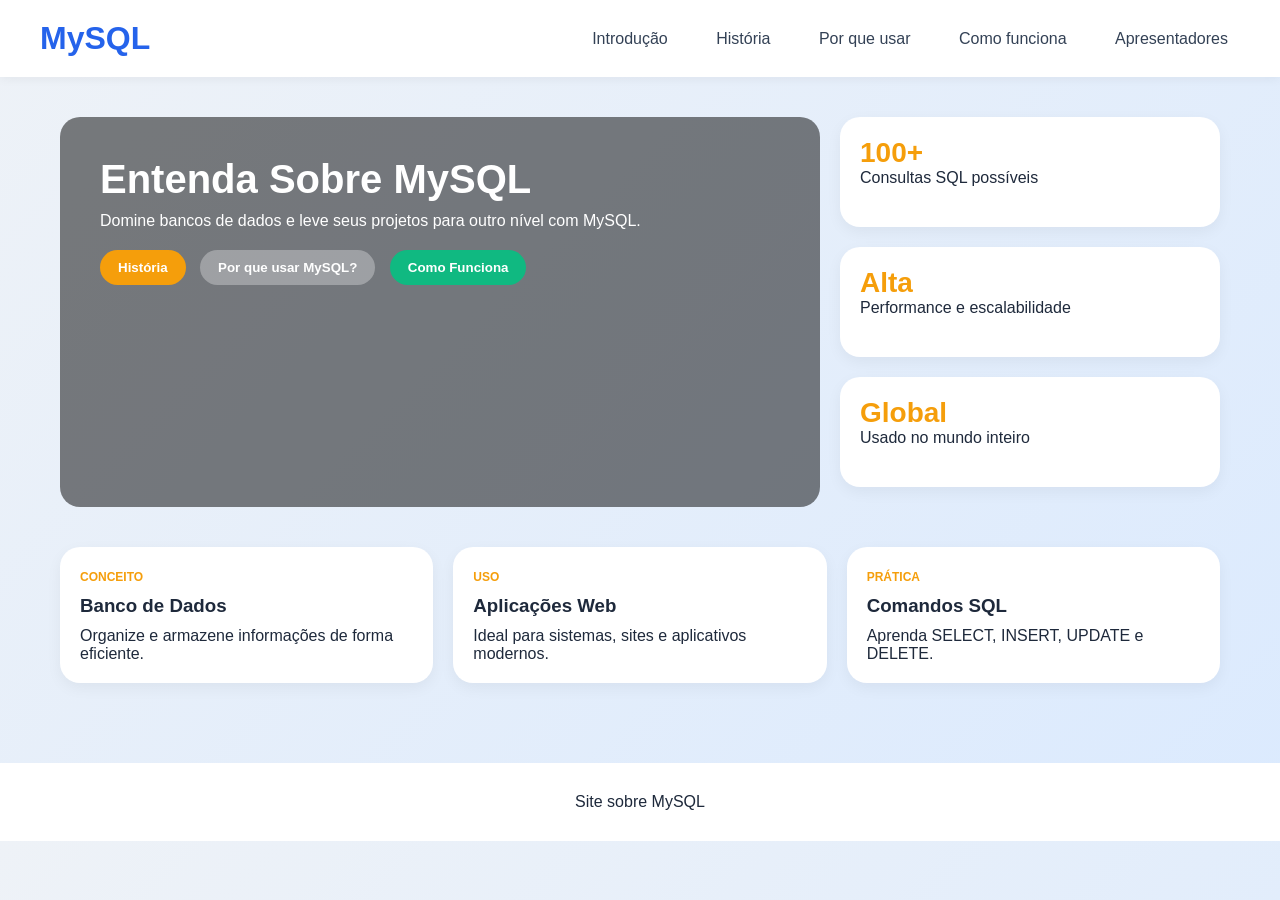
<file: index.html>
<!DOCTYPE html>
<html lang="pt-BR">
<head>
  <meta charset="UTF-8">
  <meta name="viewport" content="width=device-width, initial-scale=1.0">
  <title>MySQL</title>

  <style>
    * {
      margin: 0;
      padding: 0;
      box-sizing: border-box;
      font-family: 'Segoe UI', sans-serif;
    }

    body {
      background: linear-gradient(135deg, #eef2f7, #dbeafe);
      color: #1e293b;
    }

    header {
      display: flex;
      justify-content: space-between;
      align-items: center;
      padding: 20px 40px;
      background: white;
      box-shadow: 0 2px 10px rgba(0,0,0,0.05);
    }

    header h1 {
      color: #2563eb;
    }

    nav a {
      margin-left: 20px;
      text-decoration: none;
      color: #334155;
      font-weight: 500;
      padding: 8px 12px;
      border-radius: 10px;
      transition: 0.3s;
    }

    nav a:hover {
      background: #2563eb;
      color: white;
    }

    .container {
      max-width: 1200px;
      margin: auto;
      padding: 40px 20px;
    }

    .hero {
      display: grid;
      grid-template-columns: 2fr 1fr;
      gap: 20px;
    }

    .hero-main {
      background: url('https://images.unsplash.com/photo-1555066931-4365d14bab8c') center/cover;
      border-radius: 20px;
      padding: 40px;
      color: white;
      position: relative;
      overflow: hidden;
    }

    .hero-main::after {
      content: '';
      position: absolute;
      inset: 0;
      background: rgba(0,0,0,0.5);
    }

    .hero-content {
      position: relative;
      z-index: 1;
    }

    .hero h2 {
      font-size: 40px;
      margin-bottom: 10px;
    }

    .hero p {
      margin-bottom: 20px;
    }

    .btn {
      padding: 10px 18px;
      border-radius: 999px;
      border: none;
      margin-right: 10px;
      cursor: pointer;
      font-weight: bold;
    }

    .btn-primary { background: #f59e0b; color: white; }
    .btn-secondary { background: rgba(255,255,255,0.3); color: white; }
    .btn-green { background: #10b981; color: white; }

    .side-card {
      background: white;
      border-radius: 20px;
      padding: 20px;
      margin-bottom: 20px;
      box-shadow: 0 5px 15px rgba(0,0,0,0.05);
    }

    .side-card h3 {
      color: #f59e0b;
      font-size: 28px;
    }

    .cards {
      display: grid;
      grid-template-columns: repeat(3, 1fr);
      gap: 20px;
      margin-top: 40px;
    }

    .card {
      background: white;
      padding: 20px;
      border-radius: 20px;
      box-shadow: 0 5px 15px rgba(0,0,0,0.05);
    }

    .card span {
      color: #f59e0b;
      font-size: 12px;
      font-weight: bold;
    }

    .card h3 {
      margin: 10px 0;
    }

    footer {
      text-align: center;
      padding: 30px;
      margin-top: 40px;
      background: white;
    }

    @media (max-width: 900px) {
      .hero {
        grid-template-columns: 1fr;
      }

      .cards {
        grid-template-columns: 1fr;
      }
    }
  </style>
</head>

<body>

<header>
  <h1>MySQL</h1>
  <nav>
    <a href="index.html">Introdução</a>
    <a href="história.html">História</a>
    <a href="motivos.html">Por que usar</a>
    <a href="como-usar.html">Como funciona</a>
    <a href="apresentados.html">Apresentadores</a>
  </nav>
</header>

<div class="container">

  <div class="hero">

    <div class="hero-main">
      <div class="hero-content">
        <h2>Entenda Sobre MySQL</h2>
        <p>Domine bancos de dados e leve seus projetos para outro nível com MySQL.</p>
        <button class="btn btn-primary">História</button>
        <button class="btn btn-secondary">Por que usar MySQL?
        </button>
        <button class="btn btn-green">Como Funciona</button>
      </div>
    </div>

    <div>
      <div class="side-card">
        <h3>100+</h3>
        <p>Consultas SQL possíveis</p>
      </div>

      <div class="side-card">
        <h3>Alta</h3>
        <p>Performance e escalabilidade</p>
      </div>

      <div class="side-card">
        <h3>Global</h3>
        <p>Usado no mundo inteiro</p>
      </div>
    </div>

  </div>

  <div class="cards">

    <div class="card">
      <span>CONCEITO</span>
      <h3>Banco de Dados</h3>
      <p>Organize e armazene informações de forma eficiente.</p>
    </div>

    <div class="card">
      <span>USO</span>
      <h3>Aplicações Web</h3>
      <p>Ideal para sistemas, sites e aplicativos modernos.</p>
    </div>

    <div class="card">
      <span>PRÁTICA</span>
      <h3>Comandos SQL</h3>
      <p>Aprenda SELECT, INSERT, UPDATE e DELETE.</p>
    </div>

  </div>

</div>

<footer>
  <p>Site sobre MySQL</p>
</footer>
</body>
</html>
</file>
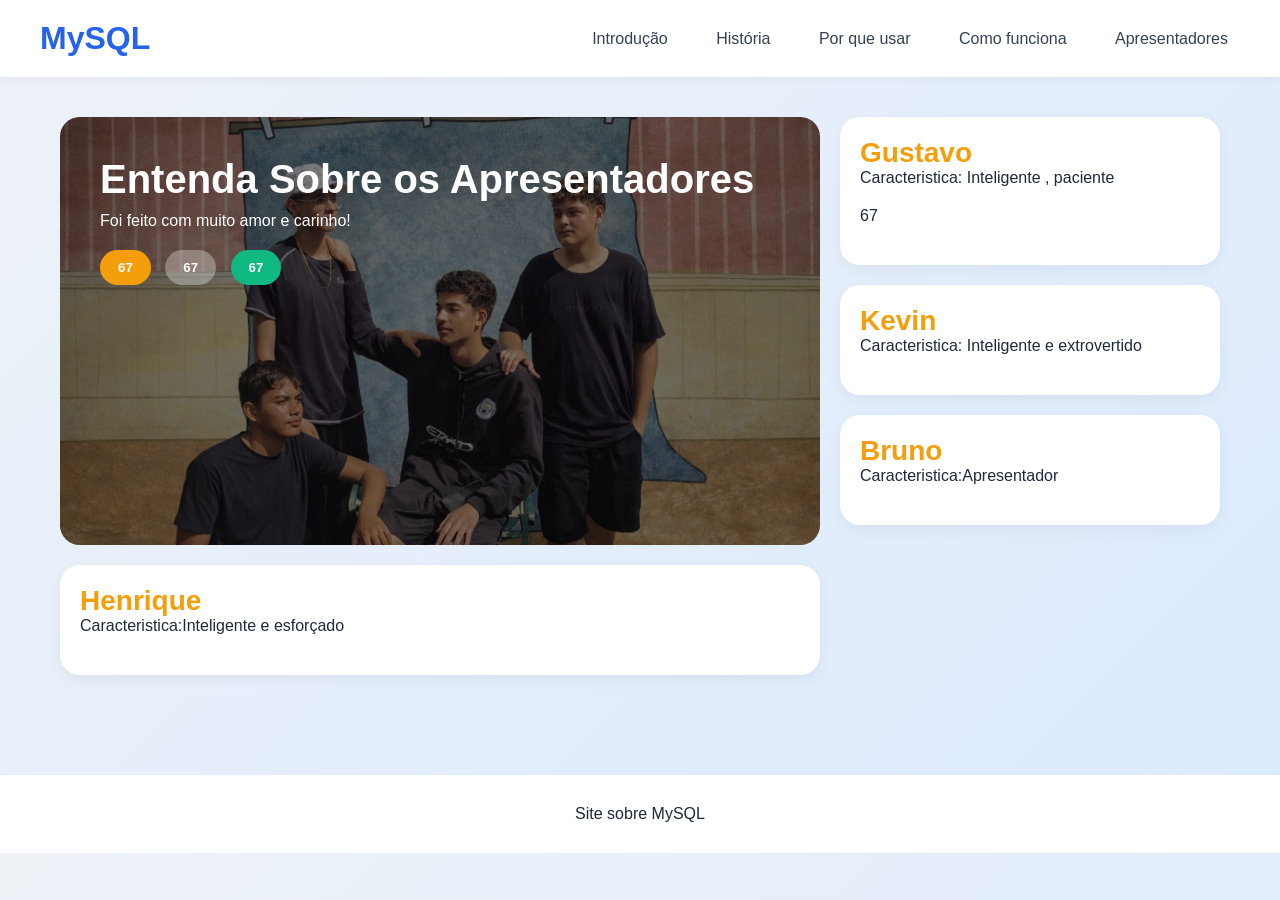
<file: apresentados.html>
<!DOCTYPE html>
<html lang="pt-BR">
<head>
  <meta charset="UTF-8">
  <meta name="viewport" content="width=device-width, initial-scale=1.0">
  <title>MySQL</title>

  <style>
    * {
      margin: 0;
      padding: 0;
      box-sizing: border-box;
      font-family: 'Segoe UI', sans-serif;
    }

    body {
      background: linear-gradient(135deg, #eef2f7, #dbeafe);
      color: #1e293b;
    }

    header {
      display: flex;
      justify-content: space-between;
      align-items: center;
      padding: 20px 40px;
      background: white;
      box-shadow: 0 2px 10px rgba(0,0,0,0.05);
    }

    header h1 {
      color: #2563eb;
    }

    nav a {
      margin-left: 20px;
      text-decoration: none;
      color: #334155;
      font-weight: 500;
      padding: 8px 12px;
      border-radius: 10px;
      transition: 0.3s;
    }

    nav a:hover {
      background: #2563eb;
      color: white;
    }

    .container {
      max-width: 1200px;
      margin: auto;
      padding: 40px 20px;
    }

    .hero {
      display: grid;
      grid-template-columns: 2fr 1fr;
      gap: 20px;
    }

    .hero-main {
      background: url('fotonossa.jpeg') center/cover;
      border-radius: 20px;
      padding: 40px;
      color: white;
      position: relative;
      overflow: hidden;
    }

    .hero-main::after {
      content: '';
      position: absolute;
      inset: 0;
      background: rgba(0,0,0,0.5);
    }

    .hero-content {
      position: relative;
      z-index: 1;
    }

    .hero h2 {
      font-size: 40px;
      margin-bottom: 10px;
    }

    .hero p {
      margin-bottom: 20px;
    }

    .btn {
      padding: 10px 18px;
      border-radius: 999px;
      border: none;
      margin-right: 10px;
      cursor: pointer;
      font-weight: bold;
    }

    .btn-primary { background: #f59e0b; color: white; }
    .btn-secondary { background: rgba(255,255,255,0.3); color: white; }
    .btn-green { background: #10b981; color: white; }

    .side-card {
      background: white;
      border-radius: 20px;
      padding: 20px;
      margin-bottom: 20px;
      box-shadow: 0 5px 15px rgba(0,0,0,0.05);
    }

    .side-card h3 {
      color: #f59e0b;
      font-size: 28px;
    }

    .cards {
      display: grid;
      grid-template-columns: repeat(3, 1fr);
      gap: 20px;
      margin-top: 40px;
    }

    .card {
      background: white;
      padding: 20px;
      border-radius: 20px;
      box-shadow: 0 5px 15px rgba(0,0,0,0.05);
    }

    .card span {
      color: #f59e0b;
      font-size: 12px;
      font-weight: bold;
    }

    .card h3 {
      margin: 10px 0;
    }

    footer {
      text-align: center;
      padding: 30px;
      margin-top: 40px;
      background: white;
    }

    @media (max-width: 900px) {
      .hero {
        grid-template-columns: 1fr;
      }

      .cards {
        grid-template-columns: 1fr;
      }
    }
  </style>
</head>

<body>

<header>
  <h1>MySQL</h1>
  <nav>
    <a href="index.html">Introdução</a>
    <a href="história.html">História</a>
    <a href="motivos.html">Por que usar</a>
    <a href="como-usar.html">Como funciona</a>
    <a href="apresentados.html">Apresentadores</a>
  </nav>
</header>

<div class="container">

  <div class="hero">

    <div class="hero-main">
      <div class="hero-content">
        <h2>Entenda Sobre os Apresentadores</h2>
        <p>Foi feito com muito amor e carinho!</p>
        <button class="btn btn-primary">67</button>
        <button class="btn btn-secondary">67
        </button>
        <button class="btn btn-green">67</button>
      </div>
    </div>

    <div>
      <div class="side-card">
        <h3>Gustavo</h3>
        <p>Caracteristica: Inteligente , paciente</p>
        <p>67</p>
      </div>

      <div class="side-card">
        <h3>Kevin</h3>
        <p>Caracteristica: Inteligente e extrovertido</p>
      </div>

      <div class="side-card">
        <h3>Bruno</h3>
        <p>Caracteristica:Apresentador</p>
      </div>
    </div>
    <div class="side-card">
        <h3>Henrique</h3>
        <p>Caracteristica:Inteligente e esforçado</p>
      </div>
    </div>
  </div>
<footer>
  <p>Site sobre MySQL</p>
</footer>
</body>
</html>
</file>
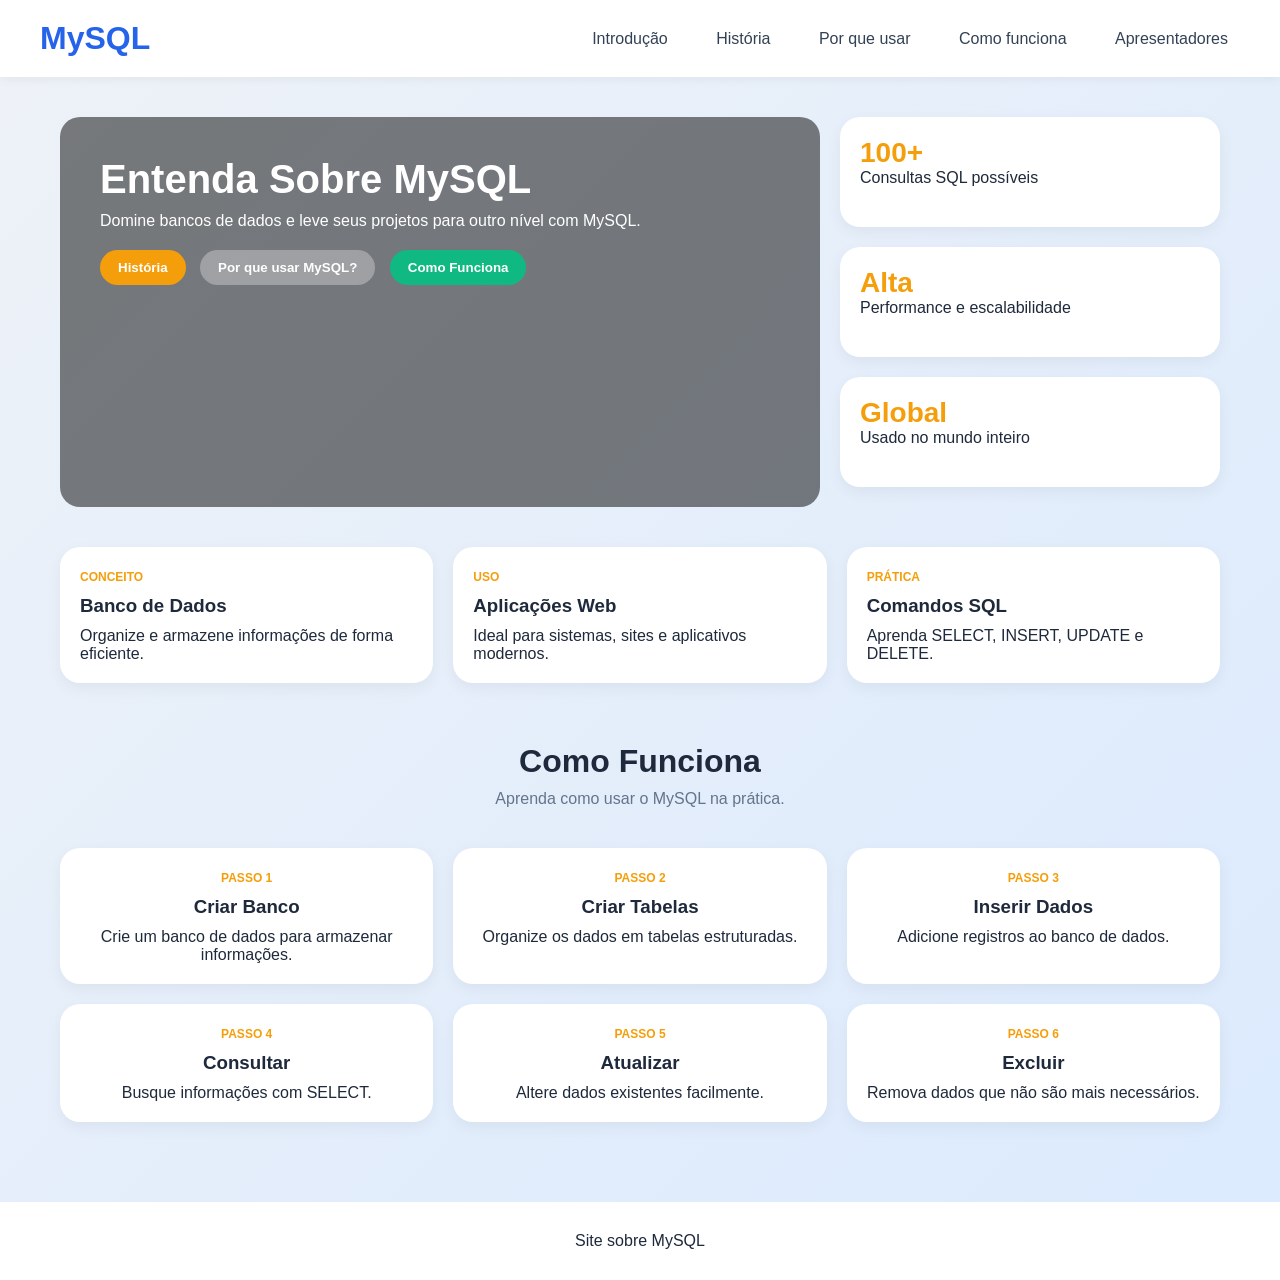
<file: como-usar.html>
<!DOCTYPE html>
<html lang="pt-BR">
<head>
  <meta charset="UTF-8">
  <meta name="viewport" content="width=device-width, initial-scale=1.0">
  <title>MySQL</title>

  <style>
    * {
      margin: 0;
      padding: 0;
      box-sizing: border-box;
      font-family: 'Segoe UI', sans-serif;
    }

    body {
      background: linear-gradient(135deg, #eef2f7, #dbeafe);
      color: #1e293b;
    }

    header {
      display: flex;
      justify-content: space-between;
      align-items: center;
      padding: 20px 40px;
      background: white;
      box-shadow: 0 2px 10px rgba(0,0,0,0.05);
    }

    header h1 {
      color: #2563eb;
    }

    nav a {
      margin-left: 20px;
      text-decoration: none;
      color: #334155;
      font-weight: 500;
      padding: 8px 12px;
      border-radius: 10px;
      transition: 0.3s;
    }

    nav a:hover {
      background: #2563eb;
      color: white;
    }

    .container {
      max-width: 1200px;
      margin: auto;
      padding: 40px 20px;
    }

    .hero {
      display: grid;
      grid-template-columns: 2fr 1fr;
      gap: 20px;
    }

    .hero-main {
      background: url('https://images.unsplash.com/photo-1555066931-4365d14bab8c') center/cover;
      border-radius: 20px;
      padding: 40px;
      color: white;
      position: relative;
      overflow: hidden;
    }

    .hero-main::after {
      content: '';
      position: absolute;
      inset: 0;
      background: rgba(0,0,0,0.5);
    }

    .hero-content {
      position: relative;
      z-index: 1;
    }

    .hero h2 {
      font-size: 40px;
      margin-bottom: 10px;
    }

    .hero p {
      margin-bottom: 20px;
    }

    .btn {
      padding: 10px 18px;
      border-radius: 999px;
      border: none;
      margin-right: 10px;
      cursor: pointer;
      font-weight: bold;
    }

    .btn-primary { background: #f59e0b; color: white; }
    .btn-secondary { background: rgba(255,255,255,0.3); color: white; }
    .btn-green { background: #10b981; color: white; }

    .side-card {
      background: white;
      border-radius: 20px;
      padding: 20px;
      margin-bottom: 20px;
      box-shadow: 0 5px 15px rgba(0,0,0,0.05);
    }

    .side-card h3 {
      color: #f59e0b;
      font-size: 28px;
    }

    .cards {
      display: grid;
      grid-template-columns: repeat(3, 1fr);
      gap: 20px;
      margin-top: 40px;
    }

    .card {
      background: white;
      padding: 20px;
      border-radius: 20px;
      box-shadow: 0 5px 15px rgba(0,0,0,0.05);
    }

    .card span {
      color: #f59e0b;
      font-size: 12px;
      font-weight: bold;
    }

    .card h3 {
      margin: 10px 0;
    }

    /* NOVA SEÇÃO */
    .como-usar {
      margin-top: 60px;
      text-align: center;
    }

    .como-usar h2 {
      font-size: 32px;
      margin-bottom: 10px;
    }

    .descricao {
      color: #64748b;
      margin-bottom: 30px;
    }

    footer {
      text-align: center;
      padding: 30px;
      margin-top: 40px;
      background: white;
    }

    @media (max-width: 900px) {
      .hero {
        grid-template-columns: 1fr;
      }

      .cards {
        grid-template-columns: 1fr;
      }
    }
  </style>
</head>

<body>

<header>
  <h1>MySQL</h1>
  <nav>
    <a href="index.html">Introdução</a>
    <a href="história.html">História</a>
    <a href="motivos.html">Por que usar</a>
    <a href="como-usar.html">Como funciona</a>
    <a href="apresentados.html">Apresentadores</a>
  </nav>
</header>

<div class="container">

  <div class="hero">

    <div class="hero-main">
      <div class="hero-content">
        <h2>Entenda Sobre MySQL</h2>
        <p>Domine bancos de dados e leve seus projetos para outro nível com MySQL.</p>
        <button class="btn btn-primary">História</button>
        <button class="btn btn-secondary">Por que usar MySQL?</button>
        <button class="btn btn-green">Como Funciona</button>
      </div>
    </div>

    <div>
      <div class="side-card">
        <h3>100+</h3>
        <p>Consultas SQL possíveis</p>
      </div>

      <div class="side-card">
        <h3>Alta</h3>
        <p>Performance e escalabilidade</p>
      </div>

      <div class="side-card">
        <h3>Global</h3>
        <p>Usado no mundo inteiro</p>
      </div>
    </div>

  </div>

  <div class="cards">

    <div class="card">
      <span>CONCEITO</span>
      <h3>Banco de Dados</h3>
      <p>Organize e armazene informações de forma eficiente.</p>
    </div>

    <div class="card">
      <span>USO</span>
      <h3>Aplicações Web</h3>
      <p>Ideal para sistemas, sites e aplicativos modernos.</p>
    </div>

    <div class="card">
      <span>PRÁTICA</span>
      <h3>Comandos SQL</h3>
      <p>Aprenda SELECT, INSERT, UPDATE e DELETE.</p>
    </div>

  </div>

  <!-- NOVA PARTE -->
  <section class="como-usar">
    <h2>Como Funciona</h2>
    <p class="descricao">
      Aprenda como usar o MySQL na prática.
    </p>

    <div class="cards">
      <div class="card">
        <span>PASSO 1</span>
        <h3>Criar Banco</h3>
        <p>Crie um banco de dados para armazenar informações.</p>
      </div>

      <div class="card">
        <span>PASSO 2</span>
        <h3>Criar Tabelas</h3>
        <p>Organize os dados em tabelas estruturadas.</p>
      </div>

      <div class="card">
        <span>PASSO 3</span>
        <h3>Inserir Dados</h3>
        <p>Adicione registros ao banco de dados.</p>
      </div>

      <div class="card">
        <span>PASSO 4</span>
        <h3>Consultar</h3>
        <p>Busque informações com SELECT.</p>
      </div>

      <div class="card">
        <span>PASSO 5</span>
        <h3>Atualizar</h3>
        <p>Altere dados existentes facilmente.</p>
      </div>

      <div class="card">
        <span>PASSO 6</span>
        <h3>Excluir</h3>
        <p>Remova dados que não são mais necessários.</p>
      </div>
    </div>
  </section>

</div>

<footer>
  <p>Site sobre MySQL</p>
</footer>

</body>
</html>
</file>
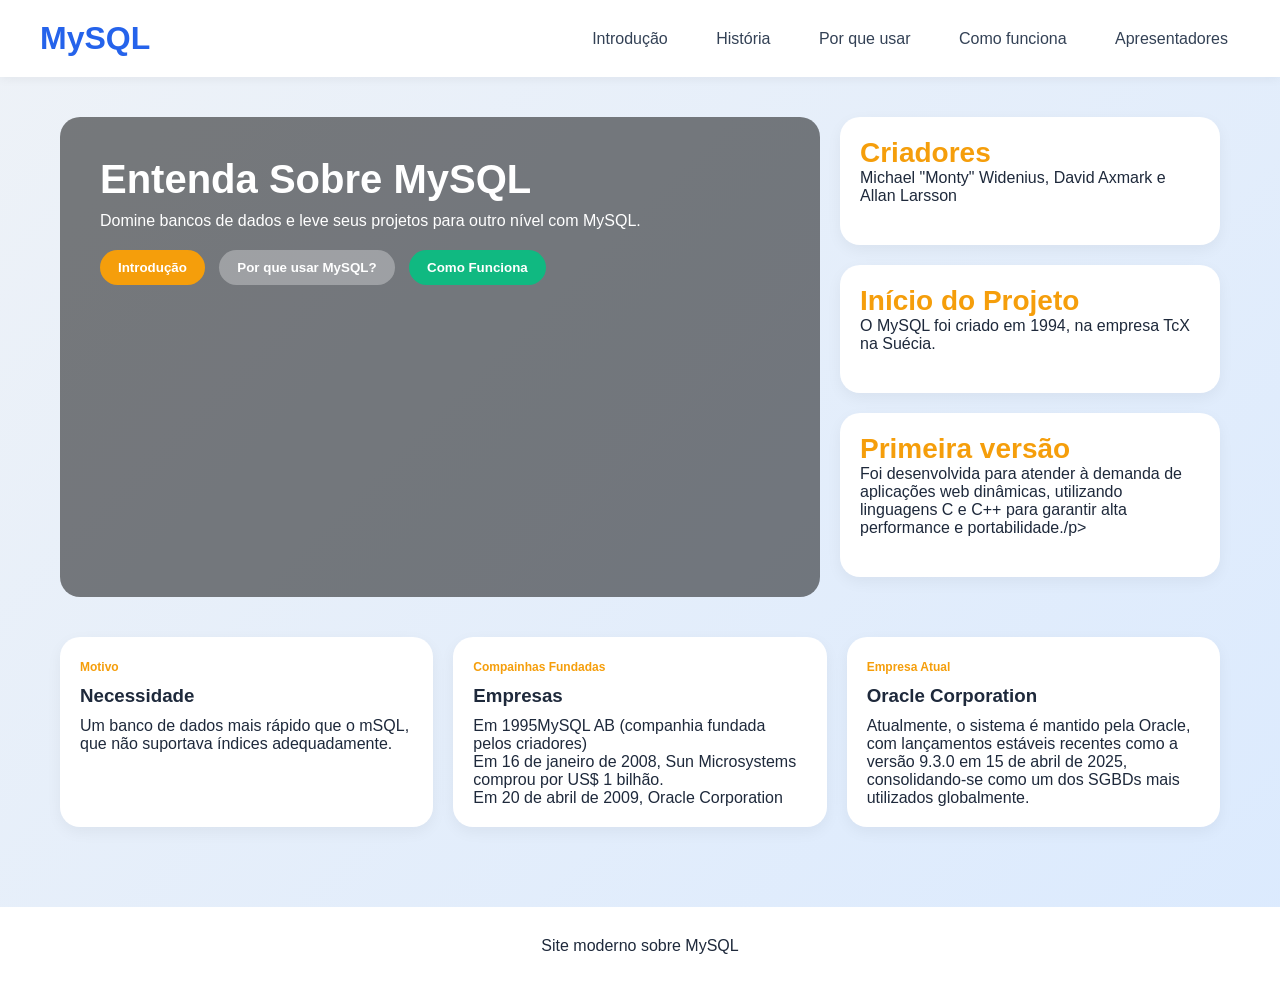
<file: história.html>
<!DOCTYPE html>
<html lang="pt-BR">
<head>
  <meta charset="UTF-8">
  <meta name="viewport" content="width=device-width, initial-scale=1.0">
  <title>MySQL Moderno</title>

  <style>
    * {
      margin: 0;
      padding: 0;
      box-sizing: border-box;
      font-family: 'Segoe UI', sans-serif;
    }

    body {
      background: linear-gradient(135deg, #eef2f7, #dbeafe);
      color: #1e293b;
    }

    header {
      display: flex;
      justify-content: space-between;
      align-items: center;
      padding: 20px 40px;
      background: white;
      box-shadow: 0 2px 10px rgba(0,0,0,0.05);
    }

    header h1 {
      color: #2563eb;
    }

    nav a {
      margin-left: 20px;
      text-decoration: none;
      color: #334155;
      font-weight: 500;
      padding: 8px 12px;
      border-radius: 10px;
      transition: 0.3s;
    }

    nav a:hover {
      background: #2563eb;
      color: white;
    }

    .container {
      max-width: 1200px;
      margin: auto;
      padding: 40px 20px;
    }

    .hero {
      display: grid;
      grid-template-columns: 2fr 1fr;
      gap: 20px;
    }

    .hero-main {
      background: url('https://images.unsplash.com/photo-1555066931-4365d14bab8c') center/cover;
      border-radius: 20px;
      padding: 40px;
      color: white;
      position: relative;
      overflow: hidden;
    }

    .hero-main::after {
      content: '';
      position: absolute;
      inset: 0;
      background: rgba(0,0,0,0.5);
    }

    .hero-content {
      position: relative;
      z-index: 1;
    }

    .hero h2 {
      font-size: 40px;
      margin-bottom: 10px;
    }

    .hero p {
      margin-bottom: 20px;
    }

    .btn {
      padding: 10px 18px;
      border-radius: 999px;
      border: none;
      margin-right: 10px;
      cursor: pointer;
      font-weight: bold;
    }

    .btn-primary { background: #f59e0b; color: white; }
    .btn-secondary { background: rgba(255,255,255,0.3); color: white; }
    .btn-green { background: #10b981; color: white; }

    .side-card {
      background: white;
      border-radius: 20px;
      padding: 20px;
      margin-bottom: 20px;
      box-shadow: 0 5px 15px rgba(0,0,0,0.05);
    }

    .side-card h3 {
      color: #f59e0b;
      font-size: 28px;
    }

    .cards {
      display: grid;
      grid-template-columns: repeat(3, 1fr);
      gap: 20px;
      margin-top: 40px;
    }

    .card {
      background: white;
      padding: 20px;
      border-radius: 20px;
      box-shadow: 0 5px 15px rgba(0,0,0,0.05);
    }

    .card span {
      color: #f59e0b;
      font-size: 12px;
      font-weight: bold;
    }

    .card h3 {
      margin: 10px 0;
    }

    footer {
      text-align: center;
      padding: 30px;
      margin-top: 40px;
      background: white;
    }

    @media (max-width: 900px) {
      .hero {
        grid-template-columns: 1fr;
      }

      .cards {
        grid-template-columns: 1fr;
      }
    }
  </style>
</head>

<body>

<header>
  <h1>MySQL</h1>
  <nav>
    <a href="introdução.html">Introdução</a>
    <a href="história.html">História</a>
    <a href="motivos.html">Por que usar</a>
    <a href="como-usar.html">Como funciona</a>
    <a href="apresentados.html">Apresentadores</a>
  </nav>
</header>

<div class="container">

  <div class="hero">

    <div class="hero-main">
      <div class="hero-content">
        <h2>Entenda Sobre MySQL</h2>
        <p>Domine bancos de dados e leve seus projetos para outro nível com MySQL.</p>
        <button class="btn btn-primary">Introdução</button>
        <button class="btn btn-secondary">Por que usar MySQL?
        </button>
        <button class="btn btn-green">Como Funciona</button>
      </div>
    </div>

    <div>
      <div class="side-card">
        <h3>Criadores</h3>
        <p> Michael "Monty" Widenius, David Axmark e Allan Larsson</p>
      </div>

      <div class="side-card">
        <h3>Início do Projeto</h3>
        <p>O MySQL foi criado em 1994, na empresa TcX na Suécia.</p>
      </div>

      <div class="side-card">
        <h3>Primeira versão</h3>
        <p>Foi desenvolvida para atender à demanda de aplicações web dinâmicas, utilizando linguagens C e C++ para garantir alta performance e portabilidade./p>
      </div>
    </div>

  </div>

  <div class="cards">

    <div class="card">
      <span>Motivo</span>
      <h3>Necessidade</h3>
      <p>Um banco de dados mais rápido que o mSQL, que não suportava índices adequadamente.</p>
    </div>

    <div class="card">
      <span>Compainhas Fundadas</span>
      <h3>Empresas</h3>
      <p>Em 1995MySQL AB (companhia fundada pelos criadores)</p>
      <p>Em 16 de janeiro de 2008, Sun Microsystems comprou por US$ 1 bilhão.</p>
      <p>Em 20 de abril de 2009, Oracle Corporation</p>
    </div>

    <div class="card">
      <span>Empresa Atual</span>
      <h3>Oracle Corporation</h3>
      <p>Atualmente, o sistema é mantido pela Oracle, com lançamentos estáveis recentes como a versão 9.3.0 em 15 de abril de 2025, consolidando-se como um dos SGBDs mais utilizados globalmente. </p>
    </div>

  </div>

</div>

<footer>
  <p>Site moderno sobre MySQL</p>
</footer>
</body>
</html>
</file>
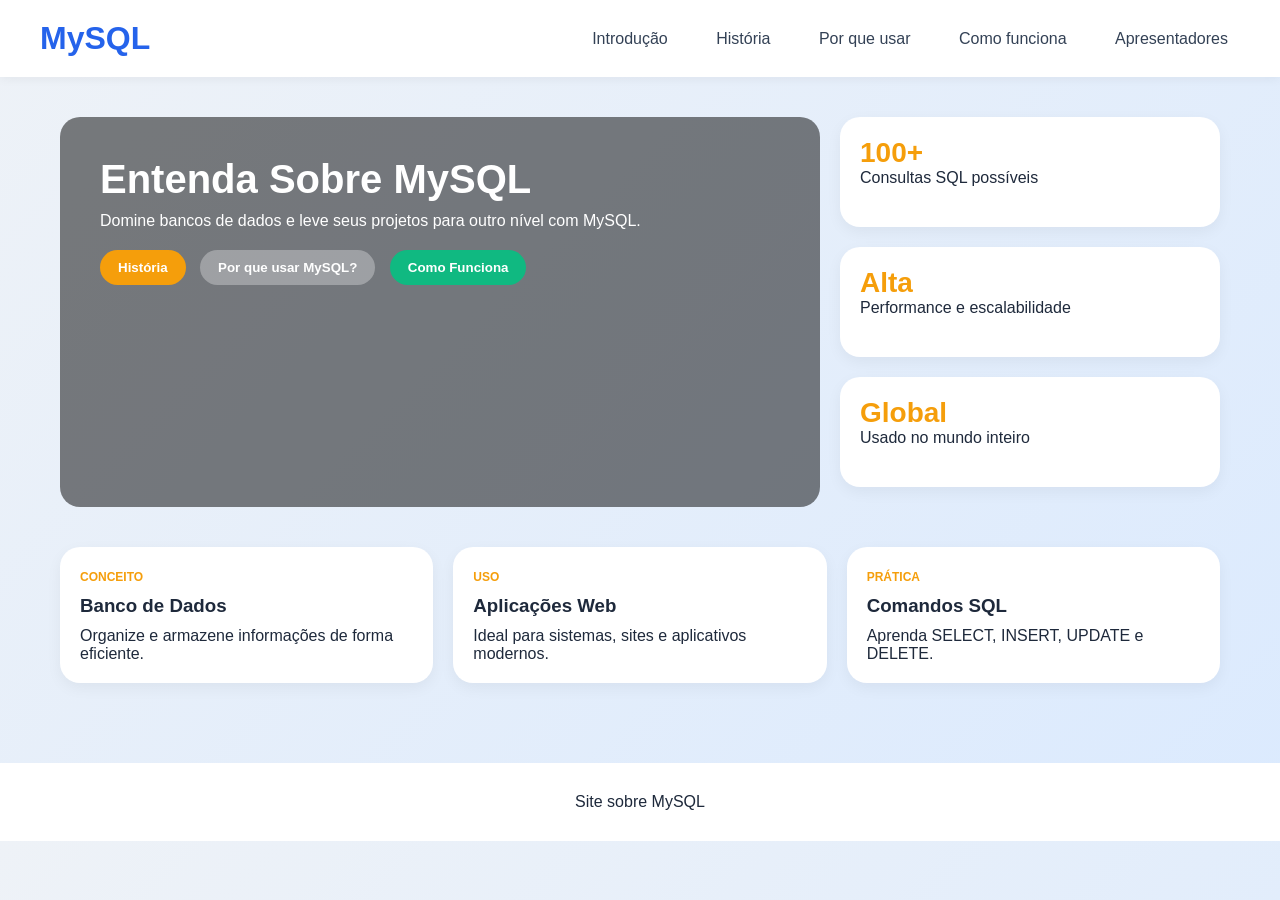
<file: introdução.html>
<!DOCTYPE html>
<html lang="pt-BR">
<head>
  <meta charset="UTF-8">
  <meta name="viewport" content="width=device-width, initial-scale=1.0">
  <title>MySQL</title>

  <style>
    * {
      margin: 0;
      padding: 0;
      box-sizing: border-box;
      font-family: 'Segoe UI', sans-serif;
    }

    body {
      background: linear-gradient(135deg, #eef2f7, #dbeafe);
      color: #1e293b;
    }

    header {
      display: flex;
      justify-content: space-between;
      align-items: center;
      padding: 20px 40px;
      background: white;
      box-shadow: 0 2px 10px rgba(0,0,0,0.05);
    }

    header h1 {
      color: #2563eb;
    }

    nav a {
      margin-left: 20px;
      text-decoration: none;
      color: #334155;
      font-weight: 500;
      padding: 8px 12px;
      border-radius: 10px;
      transition: 0.3s;
    }

    nav a:hover {
      background: #2563eb;
      color: white;
    }

    .container {
      max-width: 1200px;
      margin: auto;
      padding: 40px 20px;
    }

    .hero {
      display: grid;
      grid-template-columns: 2fr 1fr;
      gap: 20px;
    }

    .hero-main {
      background: url('https://images.unsplash.com/photo-1555066931-4365d14bab8c') center/cover;
      border-radius: 20px;
      padding: 40px;
      color: white;
      position: relative;
      overflow: hidden;
    }

    .hero-main::after {
      content: '';
      position: absolute;
      inset: 0;
      background: rgba(0,0,0,0.5);
    }

    .hero-content {
      position: relative;
      z-index: 1;
    }

    .hero h2 {
      font-size: 40px;
      margin-bottom: 10px;
    }

    .hero p {
      margin-bottom: 20px;
    }

    .btn {
      padding: 10px 18px;
      border-radius: 999px;
      border: none;
      margin-right: 10px;
      cursor: pointer;
      font-weight: bold;
    }

    .btn-primary { background: #f59e0b; color: white; }
    .btn-secondary { background: rgba(255,255,255,0.3); color: white; }
    .btn-green { background: #10b981; color: white; }

    .side-card {
      background: white;
      border-radius: 20px;
      padding: 20px;
      margin-bottom: 20px;
      box-shadow: 0 5px 15px rgba(0,0,0,0.05);
    }

    .side-card h3 {
      color: #f59e0b;
      font-size: 28px;
    }

    .cards {
      display: grid;
      grid-template-columns: repeat(3, 1fr);
      gap: 20px;
      margin-top: 40px;
    }

    .card {
      background: white;
      padding: 20px;
      border-radius: 20px;
      box-shadow: 0 5px 15px rgba(0,0,0,0.05);
    }

    .card span {
      color: #f59e0b;
      font-size: 12px;
      font-weight: bold;
    }

    .card h3 {
      margin: 10px 0;
    }

    footer {
      text-align: center;
      padding: 30px;
      margin-top: 40px;
      background: white;
    }

    @media (max-width: 900px) {
      .hero {
        grid-template-columns: 1fr;
      }

      .cards {
        grid-template-columns: 1fr;
      }
    }
  </style>
</head>

<body>

<header>
  <h1>MySQL</h1>
  <nav>
    <a href="introdução.html">Introdução</a>
    <a href="história.html">História</a>
    <a href="motivos.html">Por que usar</a>
    <a href="como-usar.html">Como funciona</a>
    <a href="apresentados.html">Apresentadores</a>
  </nav>
</header>

<div class="container">

  <div class="hero">

    <div class="hero-main">
      <div class="hero-content">
        <h2>Entenda Sobre MySQL</h2>
        <p>Domine bancos de dados e leve seus projetos para outro nível com MySQL.</p>
        <button class="btn btn-primary">História</button>
        <button class="btn btn-secondary">Por que usar MySQL?
        </button>
        <button class="btn btn-green">Como Funciona</button>
      </div>
    </div>

    <div>
      <div class="side-card">
        <h3>100+</h3>
        <p>Consultas SQL possíveis</p>
      </div>

      <div class="side-card">
        <h3>Alta</h3>
        <p>Performance e escalabilidade</p>
      </div>

      <div class="side-card">
        <h3>Global</h3>
        <p>Usado no mundo inteiro</p>
      </div>
    </div>

  </div>

  <div class="cards">

    <div class="card">
      <span>CONCEITO</span>
      <h3>Banco de Dados</h3>
      <p>Organize e armazene informações de forma eficiente.</p>
    </div>

    <div class="card">
      <span>USO</span>
      <h3>Aplicações Web</h3>
      <p>Ideal para sistemas, sites e aplicativos modernos.</p>
    </div>

    <div class="card">
      <span>PRÁTICA</span>
      <h3>Comandos SQL</h3>
      <p>Aprenda SELECT, INSERT, UPDATE e DELETE.</p>
    </div>

  </div>

</div>

<footer>
  <p>Site sobre MySQL</p>
</footer>
</body>
</html>
</file>
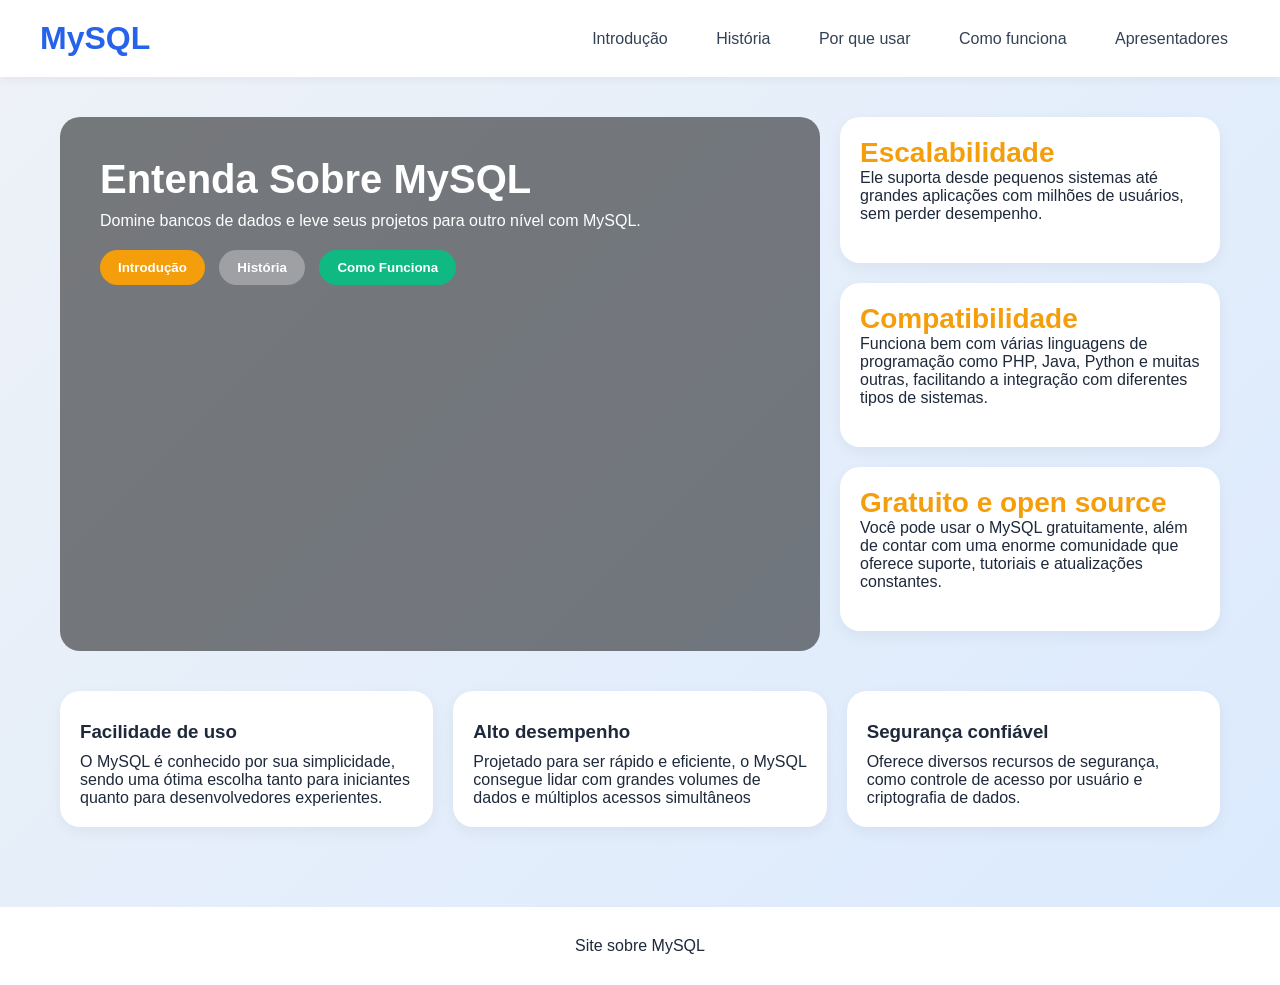
<file: motivos.html>
<!DOCTYPE html>
<html lang="pt-BR">
<head>
  <meta charset="UTF-8">
  <meta name="viewport" content="width=device-width, initial-scale=1.0">
  <title>MySQL</title>

  <style>
    * {
      margin: 0;
      padding: 0;
      box-sizing: border-box;
      font-family: 'Segoe UI', sans-serif;
    }

    body {
      background: linear-gradient(135deg, #eef2f7, #dbeafe);
      color: #1e293b;
    }

    header {
      display: flex;
      justify-content: space-between;
      align-items: center;
      padding: 20px 40px;
      background: white;
      box-shadow: 0 2px 10px rgba(0,0,0,0.05);
    }

    header h1 {
      color: #2563eb;
    }

    nav a {
      margin-left: 20px;
      text-decoration: none;
      color: #334155;
      font-weight: 500;
      padding: 8px 12px;
      border-radius: 10px;
      transition: 0.3s;
    }

    nav a:hover {
      background: #2563eb;
      color: white;
    }

    .container {
      max-width: 1200px;
      margin: auto;
      padding: 40px 20px;
    }

    .hero {
      display: grid;
      grid-template-columns: 2fr 1fr;
      gap: 20px;
    }

    .hero-main {
      background: url('https://images.unsplash.com/photo-1555066931-4365d14bab8c') center/cover;
      border-radius: 20px;
      padding: 40px;
      color: white;
      position: relative;
      overflow: hidden;
    }

    .hero-main::after {
      content: '';
      position: absolute;
      inset: 0;
      background: rgba(0,0,0,0.5);
    }

    .hero-content {
      position: relative;
      z-index: 1;
    }

    .hero h2 {
      font-size: 40px;
      margin-bottom: 10px;
    }

    .hero p {
      margin-bottom: 20px;
    }

    .btn {
      padding: 10px 18px;
      border-radius: 999px;
      border: none;
      margin-right: 10px;
      cursor: pointer;
      font-weight: bold;
    }

    .btn-primary { background: #f59e0b; color: white; }
    .btn-secondary { background: rgba(255,255,255,0.3); color: white; }
    .btn-green { background: #10b981; color: white; }

    .side-card {
      background: white;
      border-radius: 20px;
      padding: 20px;
      margin-bottom: 20px;
      box-shadow: 0 5px 15px rgba(0,0,0,0.05);
    }

    .side-card h3 {
      color: #f59e0b;
      font-size: 28px;
    }

    .cards {
      display: grid;
      grid-template-columns: repeat(3, 1fr);
      gap: 20px;
      margin-top: 40px;
    }

    .card {
      background: white;
      padding: 20px;
      border-radius: 20px;
      box-shadow: 0 5px 15px rgba(0,0,0,0.05);
    }

    .card span {
      color: #f59e0b;
      font-size: 12px;
      font-weight: bold;
    }

    .card h3 {
      margin: 10px 0;
    }

    footer {
      text-align: center;
      padding: 30px;
      margin-top: 40px;
      background: white;
    }

    @media (max-width: 900px) {
      .hero {
        grid-template-columns: 1fr;
      }

      .cards {
        grid-template-columns: 1fr;
      }
    }
  </style>
</head>

<body>

<header>
  <h1>MySQL</h1>
  <nav>
    <a href="index.html">Introdução</a>
    <a href="história.html">História</a>
    <a href="motivos.html">Por que usar</a>
    <a href="como-usar.html">Como funciona</a>
    <a href="apresentados.html">Apresentadores</a>
  </nav>
</header>

<div class="container">

  <div class="hero">

    <div class="hero-main">
      <div class="hero-content">
        <h2>Entenda Sobre MySQL</h2>
        <p>Domine bancos de dados e leve seus projetos para outro nível com MySQL.</p>
        <button class="btn btn-primary">Introdução</button>
        <button class="btn btn-secondary">História</button>
        <button class="btn btn-green">Como Funciona</button>
      </div>
    </div>

    <div>
      <div class="side-card">
        <h3>Escalabilidade</h3>
        <p>Ele suporta desde pequenos sistemas até grandes aplicações com milhões de usuários, sem perder desempenho.</p>
      </div>

      <div class="side-card">
        <h3>Compatibilidade</h3>
        <p>Funciona bem com várias linguagens de programação como PHP, Java, Python e muitas outras, facilitando a integração com diferentes tipos de sistemas.</p>
      </div>

      <div class="side-card">
        <h3>Gratuito e open source</h3>
        <p>Você pode usar o MySQL gratuitamente, além de contar com uma enorme comunidade que oferece suporte, tutoriais e atualizações constantes.</p>
      </div>
    </div>

  </div>

  <div class="cards">

    <div class="card">
      <h3>Facilidade de uso</h3>
      <p>O MySQL é conhecido por sua simplicidade, sendo uma ótima escolha tanto para iniciantes quanto para desenvolvedores experientes.</p>
    </div>

    <div class="card">
      <h3>Alto desempenho</h3>
      <p>Projetado para ser rápido e eficiente, o MySQL consegue lidar com grandes volumes de dados e múltiplos acessos simultâneos</p>
    </div>

    <div class="card">
      <h3>Segurança confiável</h3>
      <p>Oferece diversos recursos de segurança, como controle de acesso por usuário e criptografia de dados.</p>
    </div>

  </div>

</div>

<footer>
  <p>Site sobre MySQL</p>
</footer>
</body>
</html>
</file>
